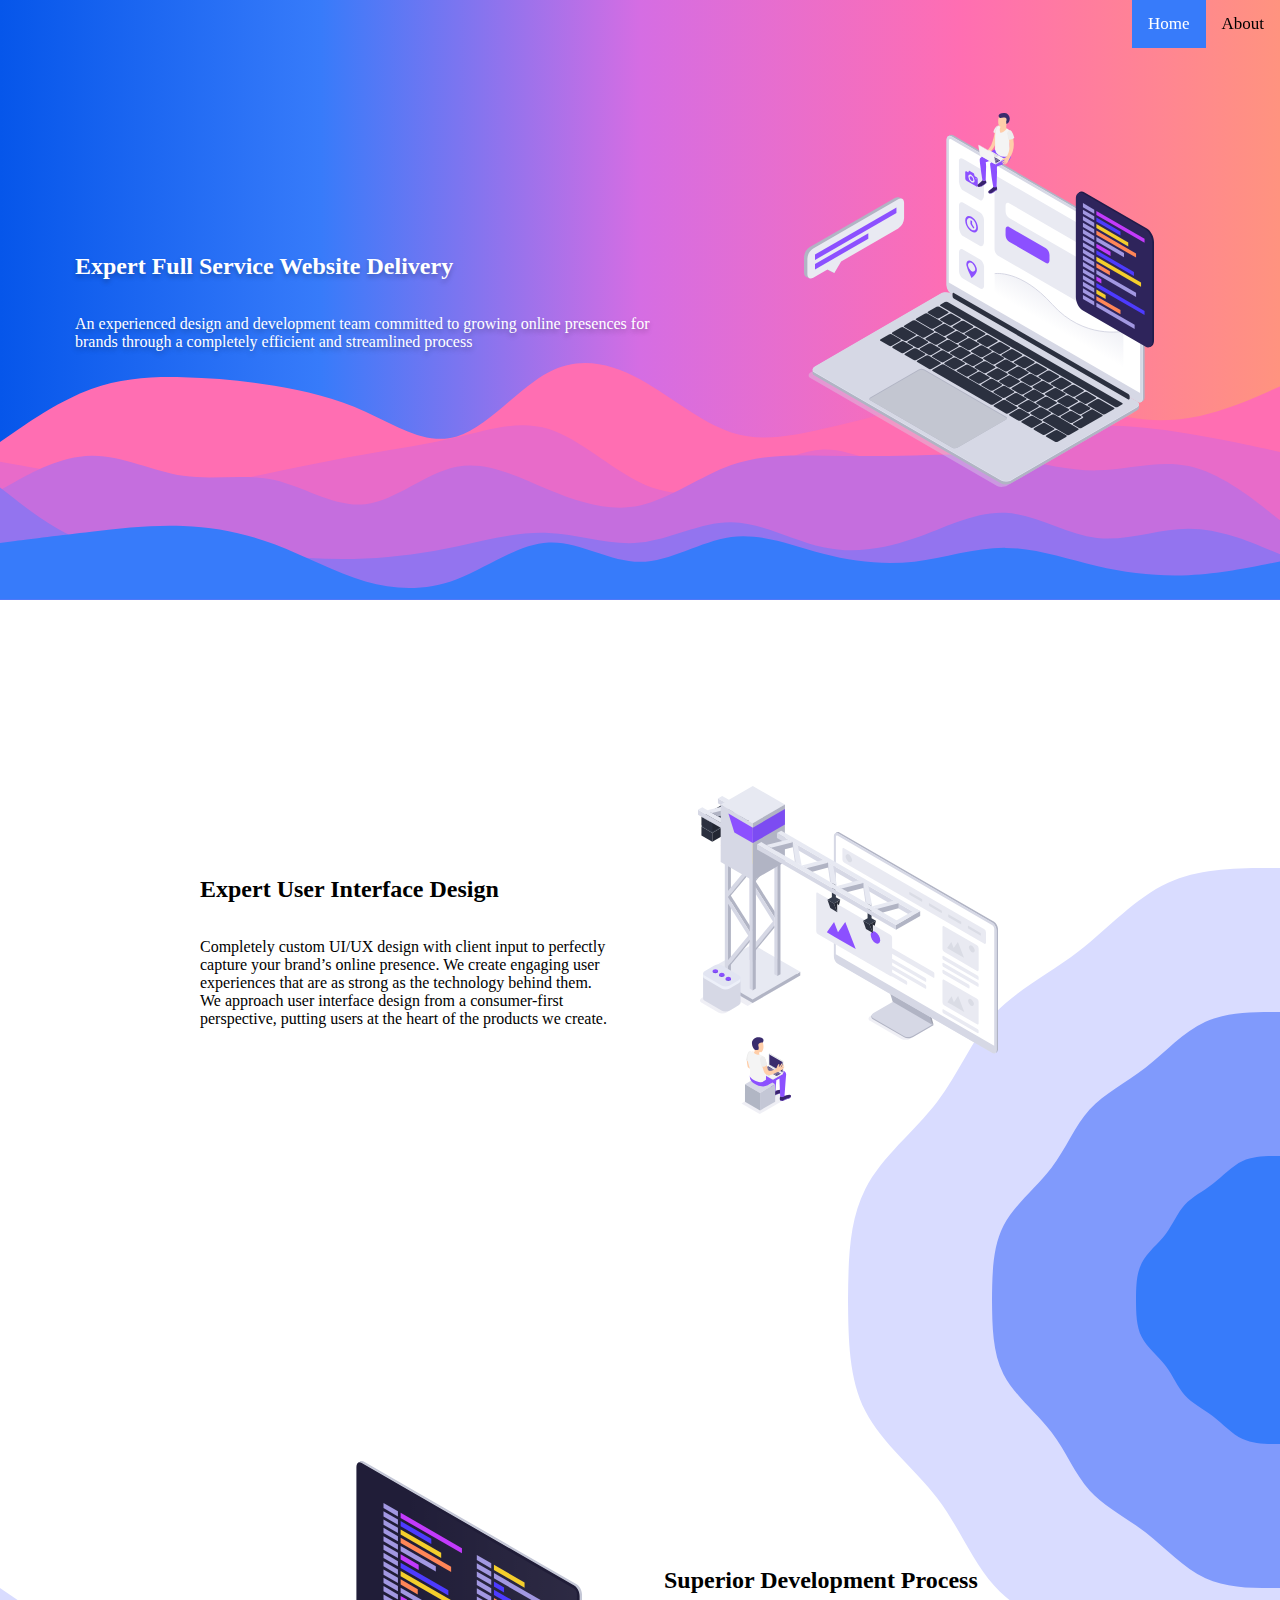
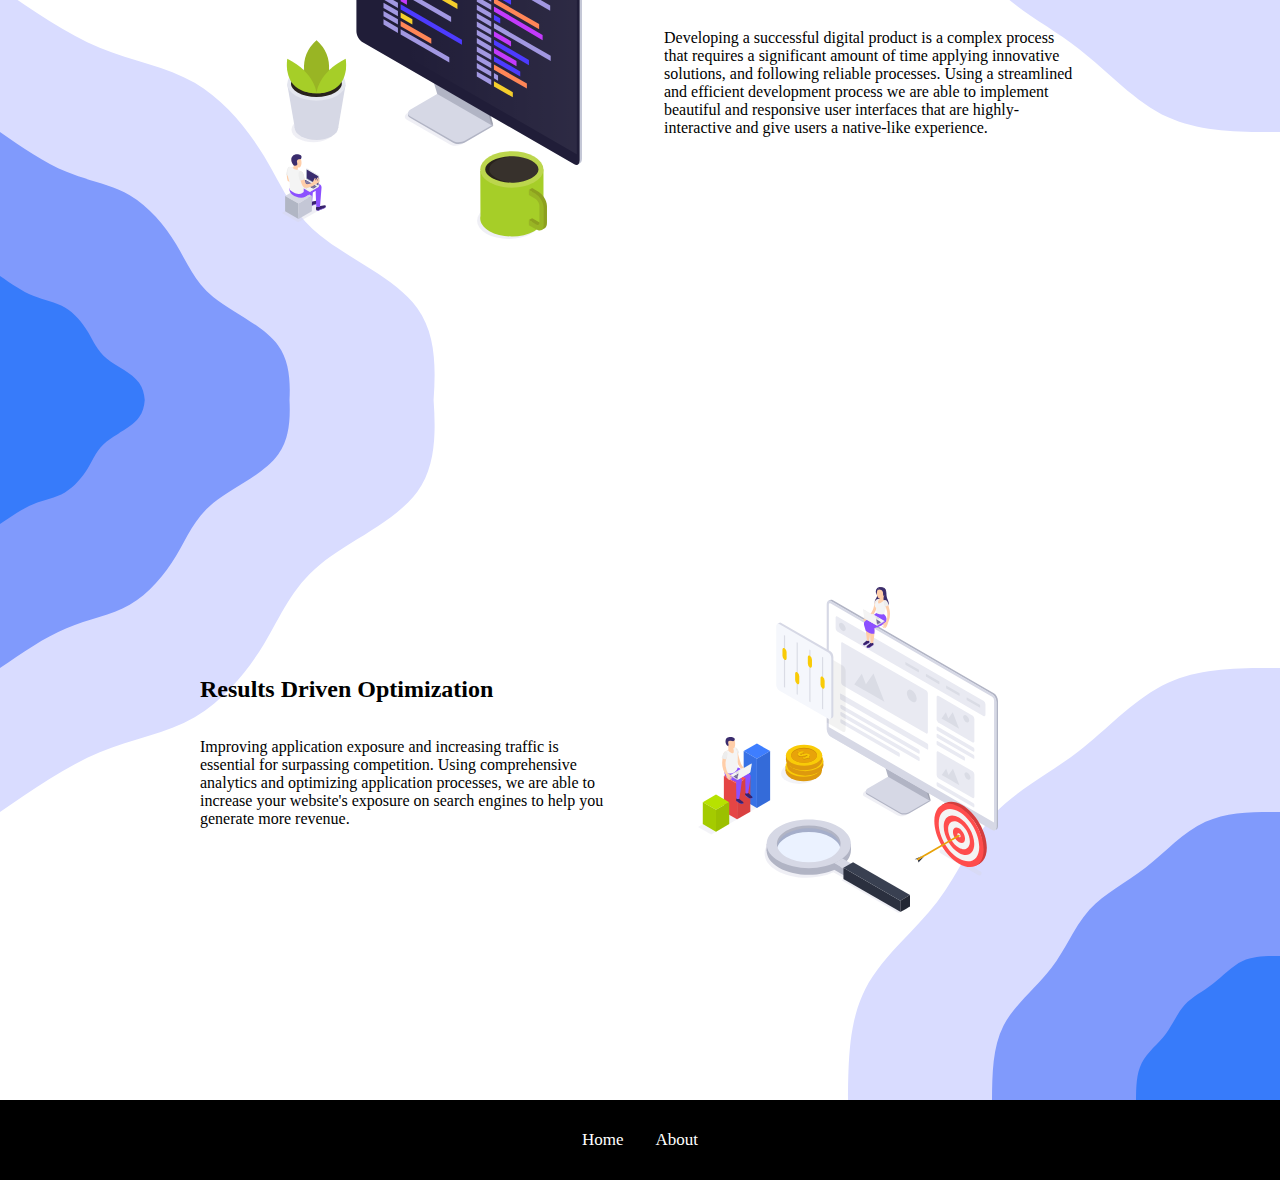
<file: index.html>
<!DOCTYPE html>
<html lang="en">

<head>
    <meta charset="UTF-8">
    <meta http-equiv="X-UA-Compatible" content="IE=edge">
    <meta name="viewport" content="width=device-width, initial-scale=1.0">
    <link rel="stylesheet" href="styles.css">
    <title>MI 349 Final Project</title>
</head>

<body onload="alertTask();">
    <div class="nav">
        <a class="active">Home</a>
        <a href="/about.html">About</a>
    </div>
    <div>
        <div class="hero-section">
            <div class="info-row">
                <div class="info-column">
                    <h2>
                        Expert Full Service Website Delivery
                    </h2>
                    <p>
                        An experienced design and development team committed to growing online presences for brands
                        through
                        a completely efficient and streamlined process
                    </p>
                </div>
                <div id="info-column-img" class="info-column">
                    <img class="banner-img" src="laptop.svg" alt="laptop" />
                </div>

            </div>
            <div class="overlay"></div>
        </div>
    </div>
    <div>
        <div class="services-section">
            <div id="first-service-row" class="service-row">
                <div class="service-description">
                    <h2>
                        Expert User Interface Design
                    </h2>
                    <p>
                        Completely custom UI/UX design with client input to perfectly capture your brand’s online
                        presence.
                        We create engaging user experiences that are as strong as the technology behind them. We
                        approach
                        user interface design from a consumer-first perspective, putting users at the heart of the
                        products
                        we create.
                    </p>
                </div>
                <div class="service-row-item">
                    <img class="service-img" src="design.svg" alt="design" />
                </div>
            </div>
            <div id="flipped-service-row" class="service-row">
                <div class="flipped-service-item">
                    <img class="service-img" src="development.svg" alt="development" />
                </div>
                <div class="flipped-service-description">
                    <h2>
                        Superior Development Process
                    </h2>
                    <p>
                        Developing a successful digital product is a complex process that requires a significant amount
                        of time applying innovative solutions, and following reliable processes. Using a streamlined and
                        efficient development process we are able to implement beautiful and responsive user interfaces
                        that are highly-interactive and give users a native-like experience.
                    </p>
                </div>
            </div>
            <div class="service-row">
                <div class="service-description">
                    <h2>
                        Results Driven Optimization
                    </h2>
                    <p>
                        Improving application exposure and increasing traffic is essential for surpassing competition.
                        Using comprehensive analytics and optimizing application processes, we are able to increase your
                        website's exposure on search engines to help you generate more revenue.
                    </p>
                </div>
                <div class="service-row-item">
                    <img class="service-img" src="seo.svg" alt="seo" />
                </div>
            </div>
        </div>
    </div>
    <div class="footer">
        <a href="/index.html">Home</a>
        <a href="/about.html">About</a>
    </div>
    <script src="alert.js"></script>
</body>

</html>
</file>
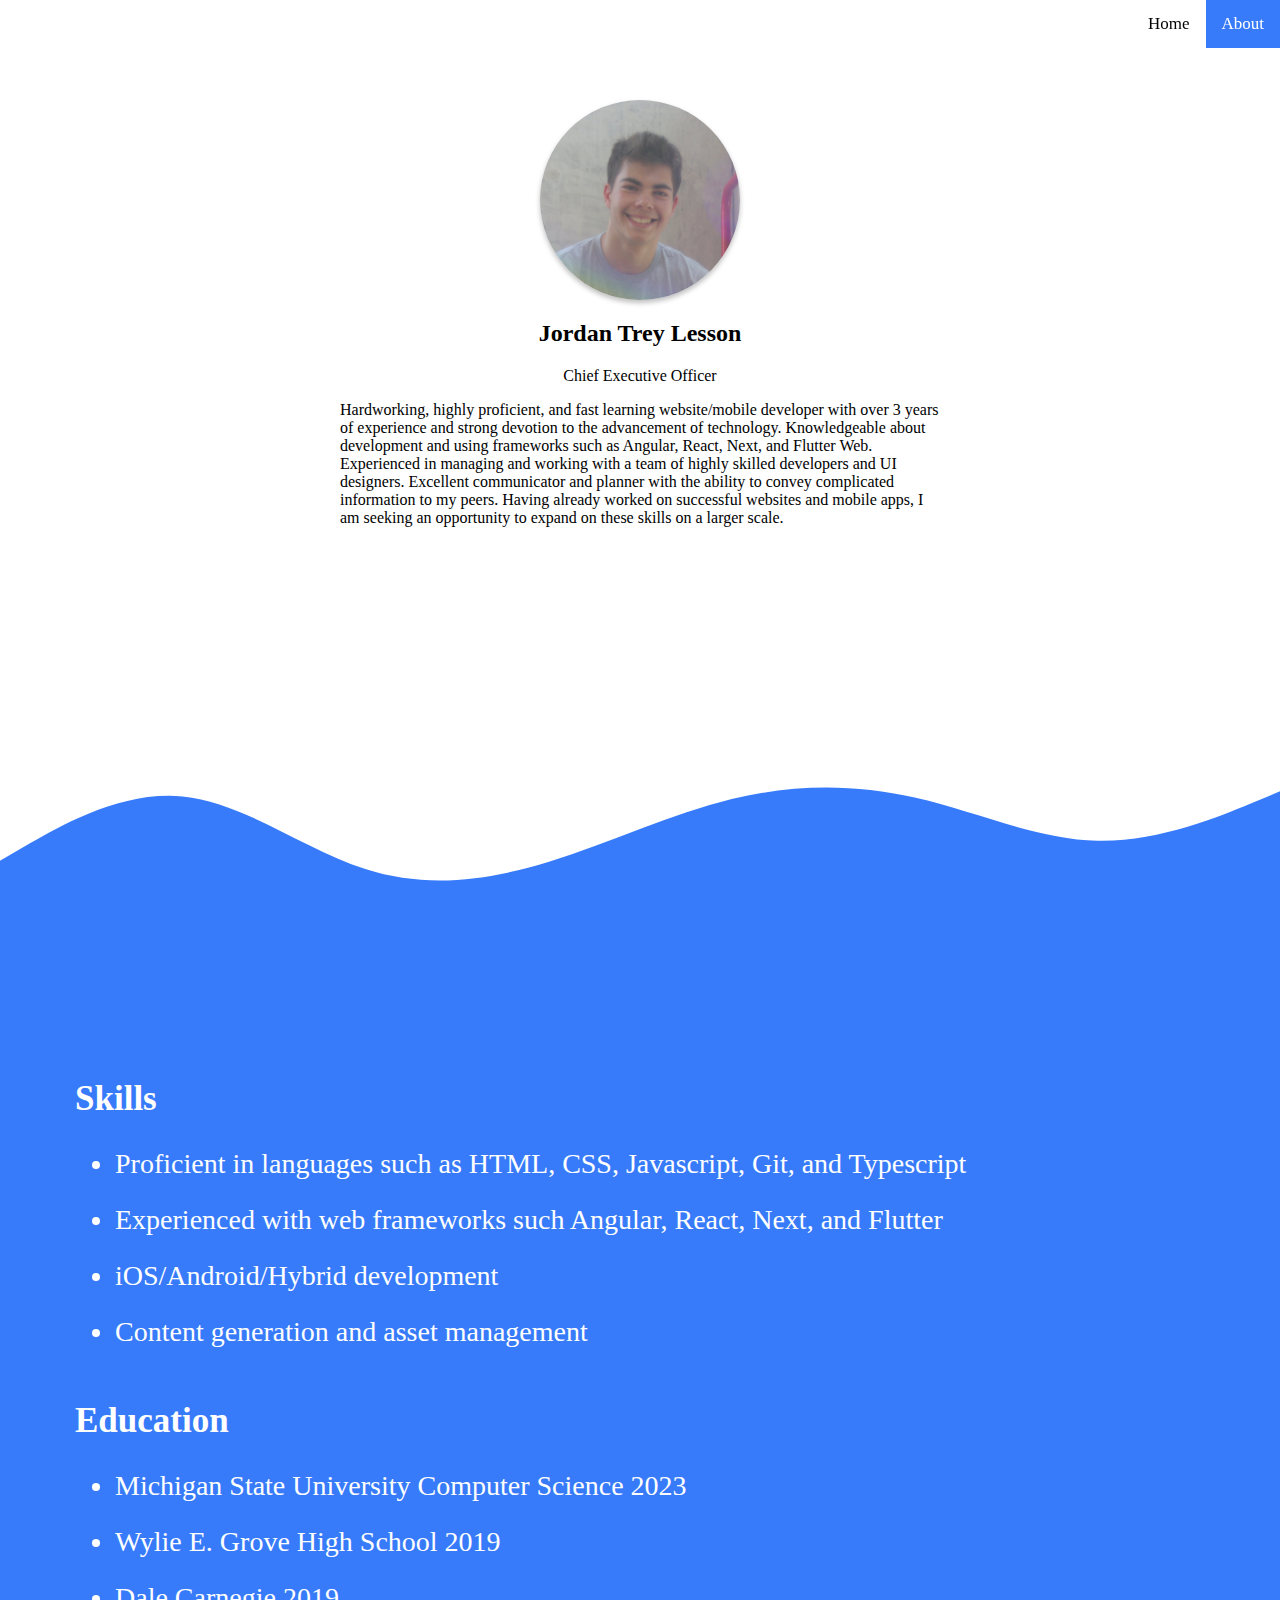
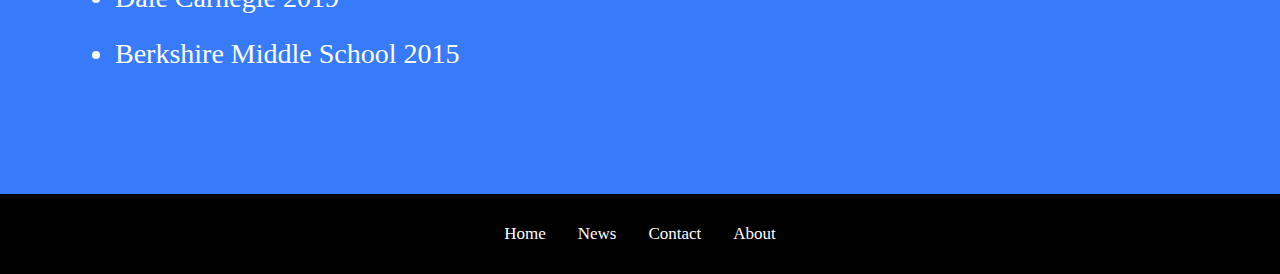
<file: about.html>
<!DOCTYPE html>
<html lang="en">

<head>
    <meta charset="UTF-8">
    <meta http-equiv="X-UA-Compatible" content="IE=edge">
    <meta name="viewport" content="width=device-width, initial-scale=1.0">
    <link rel="stylesheet" href="styles.css">
    <title>About Me</title>
</head>

<body>
    <div class="nav">
        <a href="/index.html">Home</a>
        <a class="active" href="/about.html">About</a>
    </div>
    <div>
        <div class="bio">
            <div id="profile-pic">
                <div class="profile-img"></div>
            </div>
            <div>
                <h2 class="profile-name">Jordan Trey Lesson</h2>
            </div>
            <div>

                <p class="profile-title">Chief Executive Officer</p>
            </div>
            <div>

                <p class="profile-bio">
                    Hardworking, highly proficient, and fast learning website/mobile developer with over 3 years of
                    experience and strong devotion to the advancement of technology. Knowledgeable about development and
                    using frameworks such as Angular, React, Next, and Flutter Web. Experienced in managing and working
                    with a team of highly skilled developers and UI designers. Excellent communicator and planner with
                    the
                    ability to convey complicated information to my peers. Having already worked on successful websites
                    and mobile apps, I am seeking an opportunity to expand on these skills on a larger scale.
                </p>
            </div>
        </div>
    </div>
    <div>
        <div class="skills">
            <div>
                <h2 class="heading">
                    Skills
                </h2>
                <div>
                    <ul>
                        <li> Proficient in languages such as HTML,
                            CSS, Javascript, Git, and Typescript
                        </li>
                        <li>Experienced with web frameworks such Angular, React, Next, and Flutter</li>
                        <li>iOS/Android/Hybrid development</li>
                        <li>Content generation and asset management </li>
                    </ul>
                </div>
            </div>
            <div>
                <h2 class="heading">
                    Education
                </h2>
                <div>
                    <ul>
                        <li>Michigan State University Computer Science 2023</li>
                        <li>Wylie E. Grove High School 2019</li>
                        <li>Dale Carnegie 2019</li>
                        <li>Berkshire Middle School 2015</li>
                    </ul>
                </div>
            </div>
        </div>
    </div>
    <div>
        <div class="footer">
            <a href="#home">Home</a>
            <a href="#news">News</a>
            <a href="#contact">Contact</a>
            <a href="#about">About</a>
        </div>
    </div>
</body>

</html>
</file>
<file: styles.css>
body {
    margin: 0px;
}

.nav {
    background-color:transparent;
    overflow: hidden;
    position: fixed;
    display: flex;
    justify-content: flex-end;
    align-items: center;
    top: 0;
    width: 100%;
    z-index: 4;
  }
  
  .nav a {
    float: right;
    color: #000;
    text-align: center;
    padding: 14px 16px;
    text-decoration: none;
    font-size: 17px;
  }
  
  .nav a:hover {
    background-color: lightgray;
    color: black;
  }
  
  .nav a.active {
    background-color: rgba(55,123,250,1);
    color: white;
  }

.hero-section {
    display: flex;
    align-items: center;
    position: relative;
    height: 600px;
    padding: 0px 75px;
    background: linear-gradient(90deg, rgba(6,86,234,1) 0%, rgba(55,123,250,1) 25%, rgba(213,109,227,1) 50%, rgba(255,110,178,1) 75%, rgba(255,147,127,1) 100%);
    color: #FFF;
    text-shadow: 0px 3px 5px #00000040;
}

.info-row {
    display: flex;
    flex-direction: row;
    position: absolute;
    flex-wrap: wrap;
    z-index: 3;
}

.info-column {
    display: flex;
    flex: 1;
    flex-direction: column;
    justify-content: center;
    align-items: flex-start;
    text-align: left;
}

#info-column-img {
    display: flex;
    flex: 1;
    justify-content: center;
    align-items: center;
}

.banner-img {
    width: 350px;
}

.overlay {
    position: absolute;
    z-index: 2;
    left: 0px;
    right: 0px;
    bottom: 0px;
    height: 300px;
    width: 100%;
    background-image: url("layered-waves.svg");
    background-repeat: no-repeat;
    background-size: cover;
    background-position: bottom center;
}

.services-section {
    display: flex;
    flex-direction: column;
}

.service-row {
    display: flex;
    flex-direction: row;
    justify-content: space-evenly;
    height: 700px;
    background-image: url("blob-scene.svg");
    background-repeat: no-repeat;
    background-size: cover;
    background-position: bottom right;
    padding: 0px 200px;
    flex-wrap: wrap-reverse;
}

#first-service-row {
    display: flex;
    flex-direction: row;
    justify-content: space-evenly;
    height: 700px;
    background-image: url("half-blob-scene.svg");
    background-repeat: no-repeat;
    background-size: cover;
    background-position: bottom right;
    padding: 0px 200px;
    flex-wrap: wrap-reverse;
}

.service-row-item {
    display: flex;
    flex: 1;
    flex-direction: column;
    justify-content: center;
    align-items: center;
    margin: 0px 24px;
}

.service-description {
    display: flex;
    flex: 1;
    flex-direction: column;
    justify-content: center;
}

.service-img {
    width: 300px;
    max-height: 380px;
}


#flipped-service-row {
    transform: scaleY(-1);
}

.flipped-service-item {
    display: flex;
    flex: 1;
    flex-direction: column;
    justify-content: center;
    align-items: center;
    margin: 0px 24px;
    transform: scaleY(-1);
}

.flipped-service-description {
    display: flex;
    flex: 1;
    flex-direction: column;
    justify-content: center;
    transform: scaleY(-1);
}

.footer {
    height: 80px;
    background-color: #000;
    display: flex;
    justify-content: center;
    align-items: center;
}

.footer a {
    color: #FFF;
    text-align: center;
    padding: 14px 16px;
    text-decoration: none;
    font-size: 17px;
  }

.footer a:hover {
    color: rgba(6,86,234,1);
}


.bio {
    height: 750px;
    display: flex;
    padding: 100px 75px;
    justify-content: flex-start;
    align-items: center;
    flex-direction: column;
    background-image: url("wave-scene.svg");
    background-repeat: no-repeat;
    background-size: contain;
    background-position: bottom center;
}

.profile-img {
    height: 200px;
    width: 200px;
    border-radius: 50%;
    box-shadow: 0px 3px 5px #00000040;
    background-image: url("jlesson.jpeg");
    background-repeat: no-repeat;
    background-size: cover;
    background-position: center center;
}

.profile-name, .profile-title {
    text-align: center;
}

.profile-title {
    margin: 0px;
}

.profile-bio {
    max-width: 600px;
}

.skills {
    background-color:rgba(55,123,250,1);
    display: flex;
    flex-direction: row;
    flex-wrap: wrap;
    align-items: flex-start;
    justify-content: flex-start;
    padding: 100px 75px;
    color: #FFF;
    text-align: left;
}

.skills li {
    font-size: 28px;
    margin-bottom: 24px;
}

.info {
    display: flex;
    flex-direction: column;
    align-items: flex-start;
}

.info-row {
    display: flex;
    justify-content: flex-start;
}

.heading {
    font-size: 35px;
}

#profile-pic {
    display: flex;
    flex-direction: column;
    justify-content: center;
    align-items: center;
}

@media screen and (max-width: 600px) {
    .hero-section {
        display: flex;
        align-items: center;
        position: relative;
        height: 600px;
        padding: 0px 24px;
        background: linear-gradient(90deg, rgba(6,86,234,1) 0%, rgba(55,123,250,1) 25%, rgba(213,109,227,1) 50%, rgba(255,110,178,1) 75%, rgba(255,147,127,1) 100%);
    }
    .skills {
        background-color:rgba(55,123,250,1);
        display: flex;
        flex-direction: row;
        flex-wrap: wrap;
        align-items: flex-start;
        justify-content: flex-start;
        padding: 100px 24px;
        color: #FFF;
        text-align: left;
    }
    .info-column {
        width: 90%;
        display: flex;
        justify-content: center;
        align-items: center;
        text-align: left;
    }

    .banner-img {
        display: none;
    }
    .service-row {
        height: 800px;
        padding: 0px 24px;
    }
    #first-service-row {
        height: 800px;
        padding: 0px 24px;
    }
    #info-column-img {
        display: none;
    }
    .profile-bio {
        max-width: none;
        width: 300px;
        margin: 0px 24px;
        text-align: left;
    }
}
</file>
